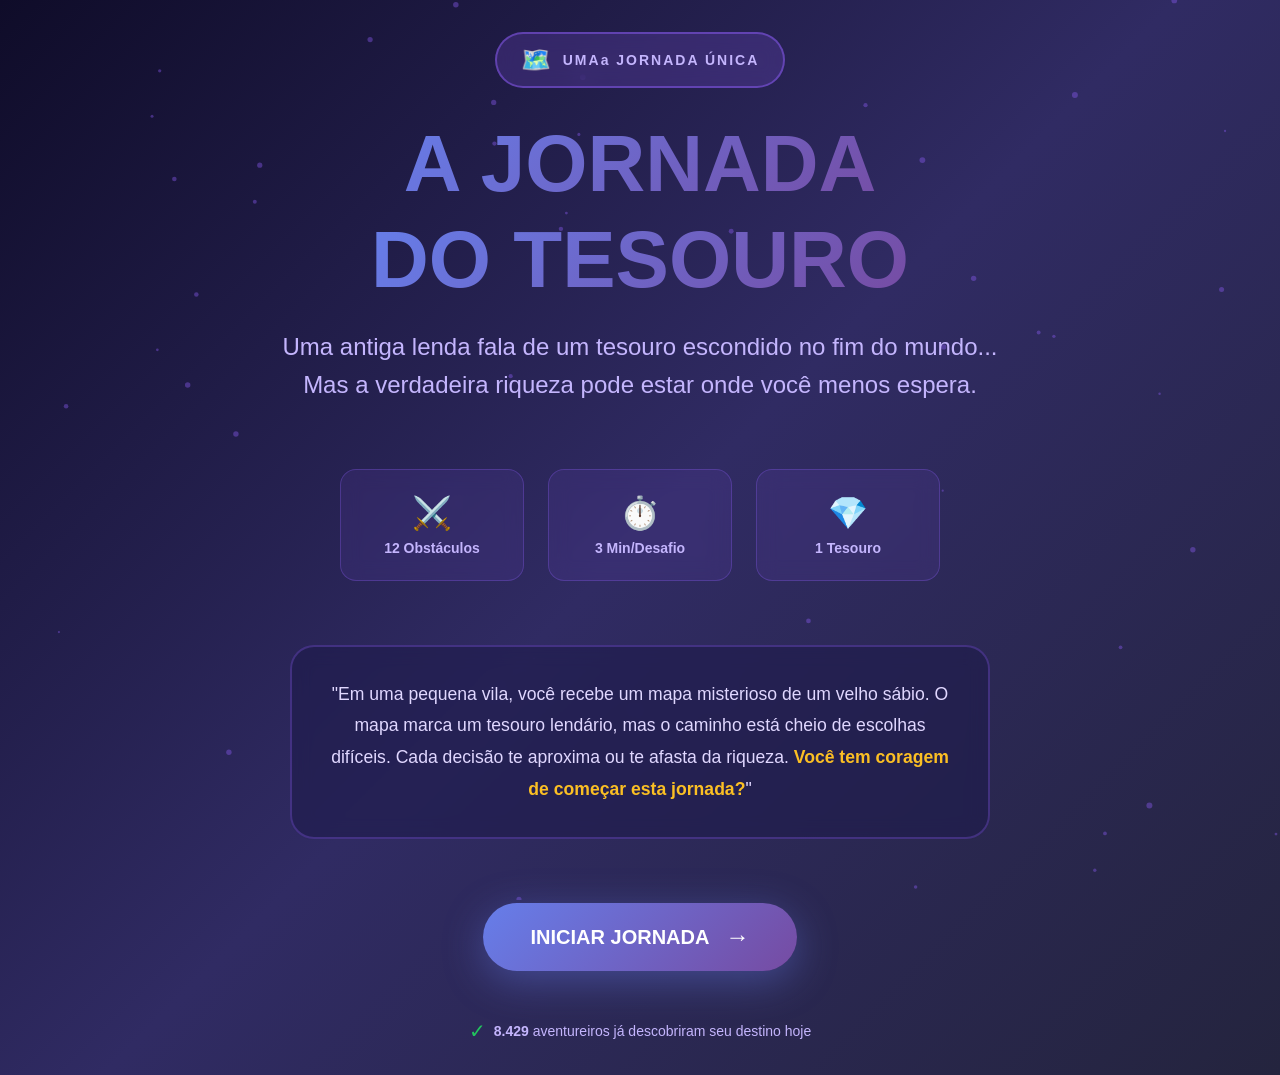
<file: index.html>
<!DOCTYPE html>
<html lang="pt-BR">

<head>
    <meta charset="UTF-8">
    <meta name="viewport" content="width=device-width, initial-scale=1.0">
    <title>A Jornada do Tesouro - Descubra seu Destino</title>
    <link rel="stylesheet" href="style.css">
</head>

<body>
    <!-- Canvas para partículas de fundo -->
    <canvas id="particles"></canvas>

    <!-- LANDING PAGE -->
    <div id="landing-screen" class="screen active">
        <div class="container">
            <div class="hero-content">
                <div class="badge">
                    <span class="badge-icon">🗺️</span>
                    <span class="badge-text">UMAa JORNADA ÚNICA</span>
                </div>

                <h1 class="title">
                    <span class="gradient-text">A JORNADA</span>
                    <span class="gradient-text">DO TESOURO</span>
                </h1>

                <p class="subtitle">
                    Uma antiga lenda fala de um tesouro escondido no fim do mundo...<br/> Mas a verdadeira riqueza pode estar onde você menos espera.
                </p>

                <div class="stats-grid">
                    <div class="stat-card">
                        <div class="stat-icon">⚔️</div>
                        <div class="stat-label">12 Obstáculos</div>
                    </div>
                    <div class="stat-card">
                        <div class="stat-icon">⏱️</div>
                        <div class="stat-label">3 Min/Desafio</div>
                    </div>
                    <div class="stat-card">
                        <div class="stat-icon">💎</div>
                        <div class="stat-label">1 Tesouro</div>
                    </div>
                </div>

                <div class="story-preview">
                    <p>
                        "Em uma pequena vila, você recebe um mapa misterioso de um velho sábio. O mapa marca um tesouro lendário, mas o caminho está cheio de escolhas difíceis. Cada decisão te aproxima ou te afasta da riqueza.
                        <strong>Você tem coragem de começar esta jornada?</strong>"
                    </p>
                </div>

                <button class="cta-button" onclick="startJourney()">
                    <span>INICIAR JORNADA</span>
                    <span class="arrow">→</span>
                </button>

                <div class="social-proof">
                    <span class="checkmark">✓</span>
                    <span><strong>8.429</strong> aventureiros já descobriram seu destino hoje</span>
                </div>
            </div>
        </div>
    </div>

    <!-- JOURNEY SCREEN -->
    <div id="journey-screen" class="screen">
        <div class="container">
            <!-- Hearts Display -->
            <div class="hearts-section">
                <div id="hearts-container" class="hearts-container">
                    <!-- Hearts will be added here by JS -->
                </div>
            </div>

            <!-- Progress Bar -->
            <div class="progress-section">
                <div class="progress-info">
                    <span class="progress-label">OBSTÁCULO <span id="current-obstacle">1</span>/12</span>
                    <span class="progress-percent" id="progress-percent">8%</span>
                </div>
                <div class="progress-bar">
                    <div class="progress-fill" id="progress-fill"></div>
                </div>
            </div>

            <!-- Timer -->
            <div class="timer-section">
                <div class="timer-icon">⏱️</div>
                <div class="timer-display" id="timer">3:00</div>
                <div class="timer-label">tempo restante</div>
            </div>

            <!-- Question Card -->
            <div class="question-card">
                <div class="journey-badge" id="journey-badge">
                    🗺️ INÍCIO DA JORNADA
                </div>

                <div class="question-content">
                    <h2 class="question-title" id="question-title">Carregando...</h2>
                    <p class="question-context" id="question-context"></p>
                </div>

                <div class="options-container" id="options-container">
                    <!-- Options will be inserted here -->
                </div>
            </div>
        </div>
    </div>

    <!-- TEASER SCREEN -->
    <div id="teaser-screen" class="screen">
        <div class="container">
            <div class="teaser-content">
                <div class="badge success-badge">
                    <span class="badge-icon">✓</span>
                    <span class="badge-text">JORNADA COMPLETA!</span>
                </div>

                <h1 class="title">
                    <span class="gradient-text">Você Chegou</span>
                    <span class="gradient-text">ao Fim!</span>
                </h1>

                <p class="subtitle">
                    Sua jornada através dos <strong>12 obstáculos</strong> terminou...<br/> Mas o verdadeiro tesouro ainda é um mistério.
                </p>

                <!-- Blurred Result Preview -->
                <div class="result-preview-wrapper">
                    <div class="blur-overlay">
                        <div class="lock-icon">🔒</div>
                        <div class="lock-title">Resultado Bloqueado</div>
                        <div class="lock-subtitle">Descubra por apenas R$ 10,00</div>
                    </div>

                    <div class="result-preview blurred">
                        <div class="preview-card">
                            <div class="preview-label">Distância do Tesouro</div>
                            <div class="preview-value">??%</div>
                            <div class="preview-sublabel">revelado</div>
                        </div>

                        <div class="preview-card">
                            <div class="preview-label">Sua Classificação</div>
                            <div class="preview-value">????</div>
                            <div class="preview-sublabel">arquétipo revelado</div>
                        </div>

                        <div class="preview-chart">
                            <div class="chart-placeholder">
                                📊 Gráfico de Jornada Completo
                            </div>
                        </div>
                    </div>
                </div>

                <!-- CTA Box -->
                <div class="cta-box">
                    <div class="cta-header">
                        <h3>Desbloqueie o Segredo do Tesouro</h3>
                        <p>Descubra o quão perto você chegou + Análise completa da sua jornada</p>
                    </div>

                    <div class="cta-benefits">
                        <div class="benefit">
                            <span class="benefit-icon">🎯</span>
                            <span>% Exata de Proximidade</span>
                        </div>
                        <div class="benefit">
                            <span class="benefit-icon">📜</span>
                            <span>Análise Detalhada</span>
                        </div>
                        <div class="benefit">
                            <span class="benefit-icon">🏆</span>
                            <span>Certificado Digital</span>
                        </div>
                    </div>

                    <div class="price-section">
                        <div class="price">R$ 10,00</div>
                        <div class="price-label">Pagamento único • Acesso imediato</div>
                    </div>

                    <button class="cta-button" onclick="showPayment()">
                        <span>DESBLOQUEAR AGORA</span>
                        <span class="arrow">→</span>
                    </button>

                    <div class="social-proof">
                        <span class="checkmark">✓</span>
                        <span><strong>6.123</strong> pessoas já descobriram seu destino hoje</span>
                    </div>
                </div>
            </div>
        </div>
    </div>

    <!-- PAYMENT SCREEN -->
    <div id="payment-screen" class="screen">
        <div class="container payment-container">
            <div class="payment-header">
                <h2>Pagamento Seguro</h2>
                <p>Desbloqueie seu resultado em segundos</p>
            </div>

            <div class="payment-card">
                <!-- Payment Method Tabs -->
                <div class="payment-tabs">
                    <button class="payment-tab active" data-method="pix" onclick="switchPaymentMethod('pix')">
                        <div class="tab-icon">⚡</div>
                        <div class="tab-label">PIX</div>
                        <div class="tab-sublabel">Instantâneo</div>
                    </button>
                    <button class="payment-tab" data-method="card" onclick="switchPaymentMethod('card')">
                        <div class="tab-icon">💳</div>
                        <div class="tab-label">Cartão</div>
                        <div class="tab-sublabel">Crédito/Débito</div>
                    </button>
                </div>

                <!-- PIX Payment -->
                <div id="pix-payment" class="payment-method active">
                    <div class="qrcode-container">
                        <div class="qrcode-box">
                            <div class="qrcode-placeholder">
                                <div class="qr-icon">⚡</div>
                                <div class="qr-text">CÓDIGO QR PIX</div>
                                <div class="qr-subtext">Escaneie para pagar R$ 10,00</div>
                            </div>
                        </div>

                        <div class="pix-code-section">
                            <label>Código PIX Copia e Cola:</label>
                            <div class="pix-code">
                                <code id="pix-code-text">00020126580014br.gov.bcb.pix2536example@mercadopago.com...</code>
                                <button class="copy-button" onclick="copyPixCode()">Copiar</button>
                            </div>
                        </div>
                    </div>

                    <div class="payment-status">
                        <div class="status-icon">⏳</div>
                        <div class="status-text">Aguardando pagamento...</div>
                    </div>

                    <button class="demo-button" onclick="simulatePayment()">
                        ✓ Simular Pagamento (DEMO)
                    </button>
                </div>

                <!-- Card Payment -->
                <div id="card-payment" class="payment-method">
                    <form class="card-form" onsubmit="return false;">
                        <div class="form-group">
                            <label>Número do Cartão</label>
                            <input type="text" placeholder="0000 0000 0000 0000" maxlength="19">
                        </div>

                        <div class="form-row">
                            <div class="form-group">
                                <label>Validade</label>
                                <input type="text" placeholder="MM/AA" maxlength="5">
                            </div>
                            <div class="form-group">
                                <label>CVV</label>
                                <input type="text" placeholder="000" maxlength="3">
                            </div>
                        </div>

                        <div class="form-group">
                            <label>Nome no Cartão</label>
                            <input type="text" placeholder="NOME COMPLETO" style="text-transform: uppercase;">
                        </div>

                        <button class="submit-button" onclick="simulatePayment()">
                            Pagar R$ 10,00 →
                        </button>
                    </form>
                </div>

                <!-- Security Badge -->
                <div class="security-badge">
                    <span class="checkmark">✓</span>
                    <span>Pagamento seguro via Mercado Pago • Dados protegidos</span>
                </div>
            </div>

            <button class="back-button" onclick="backToTeaser()">← Voltar</button>
        </div>
    </div>

    <!-- RESULTS SCREEN -->
    <div id="results-screen" class="screen">
        <div class="container">
            <div class="results-content">
                <div class="badge success-badge">
                    <span class="badge-icon">🏆</span>
                    <span class="badge-text">SEU DESTINO REVELADO</span>
                </div>

                <h1 class="title">
                    <span class="gradient-text">O Tesouro</span>
                    <span class="gradient-text">Foi Revelado!</span>
                </h1>

                <!-- Main Result Card -->
                <div class="main-result-card">
                    <div class="result-icon">💎</div>
                    <div class="result-title">Você chegou a</div>
                    <div class="result-score" id="final-score">85%</div>
                    <div class="result-subtitle">de distância do tesouro</div>
                </div>

                <!-- Journey Map -->
                <div class="journey-map">
                    <h3>📜 Mapa da Sua Jornada</h3>
                    <div class="journey-path" id="journey-path">
                        <!-- Will be filled with journey steps -->
                    </div>
                </div>

                <!-- Archetype Card -->
                <div class="archetype-card">
                    <h3>🎭 Seu Arquétipo de Aventureiro</h3>
                    <div class="archetype-content">
                        <div class="archetype-title" id="archetype-title">O Sábio Cauteloso</div>
                        <div class="archetype-description" id="archetype-description">
                            Você valoriza sabedoria sobre riqueza material. Suas escolhas mostram equilíbrio entre coragem e prudência.
                        </div>
                    </div>
                </div>

                <!-- Insights -->
                <div class="insights-section">
                    <h3>💡 Análise Detalhada</h3>
                    <div class="insights-grid" id="insights-grid">
                        <!-- Will be filled dynamically -->
                    </div>
                </div>

                <!-- CTA -->
                <div class="final-cta">
                    <p class="cta-text">🎯 Quer tentar chegar mais perto do tesouro?</p>
                    <button class="cta-button" onclick="resetJourney()">
                        <span>NOVA JORNADA</span>
                        <span class="arrow">→</span>
                    </button>
                    <p class="email-note">💾 Seu certificado será enviado por email em até 5 minutos</p>
                </div>
            </div>
        </div>
    </div>

    <script src="questions.js"></script>
    <script src="script.js"></script>
</body>

</html>
</file>
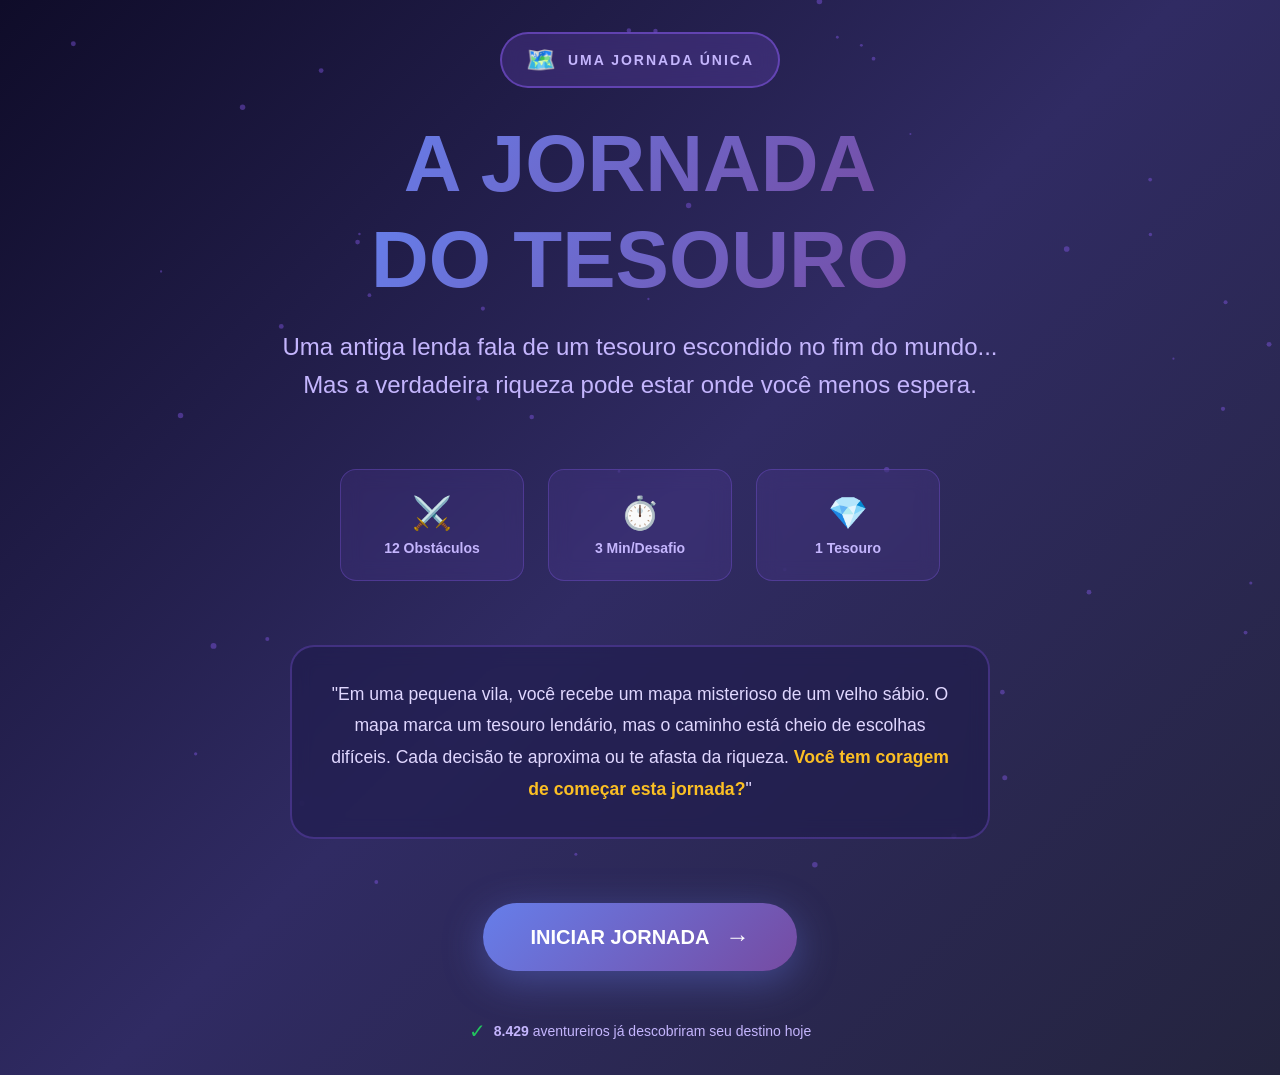
<file: 1.html>
<!DOCTYPE html>
<html lang="pt-BR">

<head>
    <meta charset="UTF-8">
    <meta name="viewport" content="width=device-width, initial-scale=1.0">
    <title>A Jornada do Tesouro - Descubra seu Destino</title>
    <link rel="stylesheet" href="style.css">
</head>

<body>
    <!-- Canvas para partículas de fundo -->
    <canvas id="particles"></canvas>

    <!-- LANDING PAGE -->
    <div id="landing-screen" class="screen active">
        <div class="container">
            <div class="hero-content">
                <div class="badge">
                    <span class="badge-icon">🗺️</span>
                    <span class="badge-text">UMA JORNADA ÚNICA</span>
                </div>

                <h1 class="title">
                    <span class="gradient-text">A JORNADA</span>
                    <span class="gradient-text">DO TESOURO</span>
                </h1>

                <p class="subtitle">
                    Uma antiga lenda fala de um tesouro escondido no fim do mundo...<br/> Mas a verdadeira riqueza pode estar onde você menos espera.
                </p>

                <div class="stats-grid">
                    <div class="stat-card">
                        <div class="stat-icon">⚔️</div>
                        <div class="stat-label">12 Obstáculos</div>
                    </div>
                    <div class="stat-card">
                        <div class="stat-icon">⏱️</div>
                        <div class="stat-label">3 Min/Desafio</div>
                    </div>
                    <div class="stat-card">
                        <div class="stat-icon">💎</div>
                        <div class="stat-label">1 Tesouro</div>
                    </div>
                </div>

                <div class="story-preview">
                    <p>
                        "Em uma pequena vila, você recebe um mapa misterioso de um velho sábio. O mapa marca um tesouro lendário, mas o caminho está cheio de escolhas difíceis. Cada decisão te aproxima ou te afasta da riqueza.
                        <strong>Você tem coragem de começar esta jornada?</strong>"
                    </p>
                </div>

                <button class="cta-button" onclick="startJourney()">
                    <span>INICIAR JORNADA</span>
                    <span class="arrow">→</span>
                </button>

                <div class="social-proof">
                    <span class="checkmark">✓</span>
                    <span><strong>8.429</strong> aventureiros já descobriram seu destino hoje</span>
                </div>
            </div>
        </div>
    </div>

    <!-- JOURNEY SCREEN -->
    <div id="journey-screen" class="screen">
        <div class="container">
            <!-- Hearts Display -->
            <div class="hearts-section">
                <div id="hearts-container" class="hearts-container">
                    <!-- Hearts will be added here by JS -->
                </div>
            </div>

            <!-- Progress Bar -->
            <div class="progress-section">
                <div class="progress-info">
                    <span class="progress-label">OBSTÁCULO <span id="current-obstacle">1</span>/12</span>
                    <span class="progress-percent" id="progress-percent">8%</span>
                </div>
                <div class="progress-bar">
                    <div class="progress-fill" id="progress-fill"></div>
                </div>
            </div>

            <!-- Timer -->
            <div class="timer-section">
                <div class="timer-icon">⏱️</div>
                <div class="timer-display" id="timer">3:00</div>
                <div class="timer-label">tempo restante</div>
            </div>

            <!-- Question Card -->
            <div class="question-card">
                <div class="journey-badge" id="journey-badge">
                    🗺️ INÍCIO DA JORNADA
                </div>

                <div class="question-content">
                    <h2 class="question-title" id="question-title">Carregando...</h2>
                    <p class="question-context" id="question-context"></p>
                </div>

                <div class="options-container" id="options-container">
                    <!-- Options will be inserted here -->
                </div>
            </div>
        </div>
    </div>

    <!-- TEASER SCREEN -->
    <div id="teaser-screen" class="screen">
        <div class="container">
            <div class="teaser-content">
                <div class="badge success-badge">
                    <span class="badge-icon">✓</span>
                    <span class="badge-text">JORNADA COMPLETA!</span>
                </div>

                <h1 class="title">
                    <span class="gradient-text">Você Chegou</span>
                    <span class="gradient-text">ao Fim!</span>
                </h1>

                <p class="subtitle">
                    Sua jornada através dos <strong>12 obstáculos</strong> terminou...<br/> Mas o verdadeiro tesouro ainda é um mistério.
                </p>

                <!-- Blurred Result Preview -->
                <div class="result-preview-wrapper">
                    <div class="blur-overlay">
                        <div class="lock-icon">🔒</div>
                        <div class="lock-title">Resultado Bloqueado</div>
                        <div class="lock-subtitle">Descubra por apenas R$ 10,00</div>
                    </div>

                    <div class="result-preview blurred">
                        <div class="preview-card">
                            <div class="preview-label">Distância do Tesouro</div>
                            <div class="preview-value">??%</div>
                            <div class="preview-sublabel">revelado</div>
                        </div>

                        <div class="preview-card">
                            <div class="preview-label">Sua Classificação</div>
                            <div class="preview-value">????</div>
                            <div class="preview-sublabel">arquétipo revelado</div>
                        </div>

                        <div class="preview-chart">
                            <div class="chart-placeholder">
                                📊 Gráfico de Jornada Completo
                            </div>
                        </div>
                    </div>
                </div>

                <!-- CTA Box -->
                <div class="cta-box">
                    <div class="cta-header">
                        <h3>Desbloqueie o Segredo do Tesouro</h3>
                        <p>Descubra o quão perto você chegou + Análise completa da sua jornada</p>
                    </div>

                    <div class="cta-benefits">
                        <div class="benefit">
                            <span class="benefit-icon">🎯</span>
                            <span>% Exata de Proximidade</span>
                        </div>
                        <div class="benefit">
                            <span class="benefit-icon">📜</span>
                            <span>Análise Detalhada</span>
                        </div>
                        <div class="benefit">
                            <span class="benefit-icon">🏆</span>
                            <span>Certificado Digital</span>
                        </div>
                    </div>

                    <div class="price-section">
                        <div class="price">R$ 10,00</div>
                        <div class="price-label">Pagamento único • Acesso imediato</div>
                    </div>

                    <button class="cta-button" onclick="showPayment()">
                        <span>DESBLOQUEAR AGORA</span>
                        <span class="arrow">→</span>
                    </button>

                    <div class="social-proof">
                        <span class="checkmark">✓</span>
                        <span><strong>6.123</strong> pessoas já descobriram seu destino hoje</span>
                    </div>
                </div>
            </div>
        </div>
    </div>

    <!-- PAYMENT SCREEN -->
    <div id="payment-screen" class="screen">
        <div class="container payment-container">
            <div class="payment-header">
                <h2>Pagamento Seguro</h2>
                <p>Desbloqueie seu resultado em segundos</p>
            </div>

            <div class="payment-card">
                <!-- Payment Method Tabs -->
                <div class="payment-tabs">
                    <button class="payment-tab active" data-method="pix" onclick="switchPaymentMethod('pix')">
                        <div class="tab-icon">⚡</div>
                        <div class="tab-label">PIX</div>
                        <div class="tab-sublabel">Instantâneo</div>
                    </button>
                    <button class="payment-tab" data-method="card" onclick="switchPaymentMethod('card')">
                        <div class="tab-icon">💳</div>
                        <div class="tab-label">Cartão</div>
                        <div class="tab-sublabel">Crédito/Débito</div>
                    </button>
                </div>

                <!-- PIX Payment -->
                <div id="pix-payment" class="payment-method active">
                    <div class="qrcode-container">
                        <div class="qrcode-box">
                            <div class="qrcode-placeholder">
                                <div class="qr-icon">⚡</div>
                                <div class="qr-text">CÓDIGO QR PIX</div>
                                <div class="qr-subtext">Escaneie para pagar R$ 10,00</div>
                            </div>
                        </div>

                        <div class="pix-code-section">
                            <label>Código PIX Copia e Cola:</label>
                            <div class="pix-code">
                                <code id="pix-code-text">00020126580014br.gov.bcb.pix2536example@mercadopago.com...</code>
                                <button class="copy-button" onclick="copyPixCode()">Copiar</button>
                            </div>
                        </div>
                    </div>

                    <div class="payment-status">
                        <div class="status-icon">⏳</div>
                        <div class="status-text">Aguardando pagamento...</div>
                    </div>

                    <button class="demo-button" onclick="simulatePayment()">
                        ✓ Simular Pagamento (DEMO)
                    </button>
                </div>

                <!-- Card Payment -->
                <div id="card-payment" class="payment-method">
                    <form class="card-form" onsubmit="return false;">
                        <div class="form-group">
                            <label>Número do Cartão</label>
                            <input type="text" placeholder="0000 0000 0000 0000" maxlength="19">
                        </div>

                        <div class="form-row">
                            <div class="form-group">
                                <label>Validade</label>
                                <input type="text" placeholder="MM/AA" maxlength="5">
                            </div>
                            <div class="form-group">
                                <label>CVV</label>
                                <input type="text" placeholder="000" maxlength="3">
                            </div>
                        </div>

                        <div class="form-group">
                            <label>Nome no Cartão</label>
                            <input type="text" placeholder="NOME COMPLETO" style="text-transform: uppercase;">
                        </div>

                        <button class="submit-button" onclick="simulatePayment()">
                            Pagar R$ 10,00 →
                        </button>
                    </form>
                </div>

                <!-- Security Badge -->
                <div class="security-badge">
                    <span class="checkmark">✓</span>
                    <span>Pagamento seguro via Mercado Pago • Dados protegidos</span>
                </div>
            </div>

            <button class="back-button" onclick="backToTeaser()">← Voltar</button>
        </div>
    </div>

    <!-- RESULTS SCREEN -->
    <div id="results-screen" class="screen">
        <div class="container">
            <div class="results-content">
                <div class="badge success-badge">
                    <span class="badge-icon">🏆</span>
                    <span class="badge-text">SEU DESTINO REVELADO</span>
                </div>

                <h1 class="title">
                    <span class="gradient-text">O Tesouro</span>
                    <span class="gradient-text">Foi Revelado!</span>
                </h1>

                <!-- Main Result Card -->
                <div class="main-result-card">
                    <div class="result-icon">💎</div>
                    <div class="result-title">Você chegou a</div>
                    <div class="result-score" id="final-score">85%</div>
                    <div class="result-subtitle">de distância do tesouro</div>
                </div>

                <!-- Journey Map -->
                <div class="journey-map">
                    <h3>📜 Mapa da Sua Jornada</h3>
                    <div class="journey-path" id="journey-path">
                        <!-- Will be filled with journey steps -->
                    </div>
                </div>

                <!-- Archetype Card -->
                <div class="archetype-card">
                    <h3>🎭 Seu Arquétipo de Aventureiro</h3>
                    <div class="archetype-content">
                        <div class="archetype-title" id="archetype-title">O Sábio Cauteloso</div>
                        <div class="archetype-description" id="archetype-description">
                            Você valoriza sabedoria sobre riqueza material. Suas escolhas mostram equilíbrio entre coragem e prudência.
                        </div>
                    </div>
                </div>

                <!-- Insights -->
                <div class="insights-section">
                    <h3>💡 Análise Detalhada</h3>
                    <div class="insights-grid" id="insights-grid">
                        <!-- Will be filled dynamically -->
                    </div>
                </div>

                <!-- CTA -->
                <div class="final-cta">
                    <p class="cta-text">🎯 Quer tentar chegar mais perto do tesouro?</p>
                    <button class="cta-button" onclick="resetJourney()">
                        <span>NOVA JORNADA</span>
                        <span class="arrow">→</span>
                    </button>
                    <p class="email-note">💾 Seu certificado será enviado por email em até 5 minutos</p>
                </div>
            </div>
        </div>
    </div>

    <script src="questions.js"></script>
    <script src="script.js"></script>
</body>

</html>
</file>
<file: style.css>
/* ===== RESET & BASE ===== */

* {
    margin: 0;
    padding: 0;
    box-sizing: border-box;
}

body {
    font-family: -apple-system, BlinkMacSystemFont, 'Segoe UI', Roboto, 'Helvetica Neue', Arial, sans-serif;
    background: linear-gradient(135deg, #0f0c29, #302b63, #24243e);
    color: #ffffff;
    overflow-x: hidden;
    min-height: 100vh;
}


/* ===== PARTICLES BACKGROUND ===== */

#particles {
    position: fixed;
    top: 0;
    left: 0;
    width: 100%;
    height: 100%;
    z-index: 0;
    pointer-events: none;
}


/* ===== SCREEN MANAGEMENT ===== */

.screen {
    display: none;
    min-height: 100vh;
    padding: 2rem 1rem;
    position: relative;
    z-index: 1;
}

.screen.active {
    display: block;
    animation: fadeIn 0.6s ease-out;
}

@keyframes fadeIn {
    from {
        opacity: 0;
        transform: translateY(20px);
    }
    to {
        opacity: 1;
        transform: translateY(0);
    }
}

.container {
    max-width: 1200px;
    margin: 0 auto;
    padding: 0 1rem;
}


/* ===== TYPOGRAPHY ===== */

.title {
    font-size: clamp(3rem, 8vw, 5rem);
    font-weight: 900;
    line-height: 1.1;
    text-align: center;
    margin-bottom: 1.5rem;
    display: flex;
    flex-direction: column;
    gap: 0.5rem;
}

.gradient-text {
    background: linear-gradient(135deg, #667eea 0%, #764ba2 50%, #f093fb 100%);
    background-size: 200% 200%;
    -webkit-background-clip: text;
    background-clip: text;
    -webkit-text-fill-color: transparent;
    animation: gradientShift 4s ease infinite;
}

@keyframes gradientShift {
    0%,
    100% {
        background-position: 0% 50%;
    }
    50% {
        background-position: 100% 50%;
    }
}

.subtitle {
    text-align: center;
    font-size: clamp(1.1rem, 2.5vw, 1.5rem);
    color: #c4b5fd;
    font-weight: 300;
    line-height: 1.6;
    margin-bottom: 2rem;
}


/* ===== BADGE COMPONENT ===== */

.badge {
    display: inline-flex;
    align-items: center;
    gap: 0.75rem;
    background: rgba(139, 92, 246, 0.2);
    border: 2px solid rgba(139, 92, 246, 0.5);
    padding: 0.75rem 1.5rem;
    border-radius: 50px;
    backdrop-filter: blur(10px);
    margin-bottom: 2rem;
    animation: pulse 2s ease-in-out infinite;
}

@keyframes pulse {
    0%,
    100% {
        box-shadow: 0 0 20px rgba(139, 92, 246, 0.3);
    }
    50% {
        box-shadow: 0 0 30px rgba(139, 92, 246, 0.6);
    }
}

.badge-icon {
    font-size: 1.5rem;
}

.badge-text {
    font-size: 0.875rem;
    font-weight: 700;
    letter-spacing: 2px;
    color: #c4b5fd;
}

.success-badge {
    background: rgba(34, 197, 94, 0.2);
    border-color: rgba(34, 197, 94, 0.5);
}


/* ===== HERO CONTENT ===== */

.hero-content {
    display: flex;
    flex-direction: column;
    align-items: center;
    justify-content: center;
    min-height: 80vh;
    text-align: center;
}


/* ===== STATS GRID ===== */

.stats-grid {
    display: grid;
    grid-template-columns: repeat(auto-fit, minmax(150px, 1fr));
    gap: 1.5rem;
    margin: 2rem 0;
    max-width: 600px;
    width: 100%;
}

.stat-card {
    background: rgba(139, 92, 246, 0.1);
    border: 1px solid rgba(139, 92, 246, 0.3);
    border-radius: 1rem;
    padding: 1.5rem 1rem;
    backdrop-filter: blur(10px);
    transition: all 0.3s ease;
}

.stat-card:hover {
    transform: translateY(-5px);
    border-color: rgba(139, 92, 246, 0.6);
    box-shadow: 0 10px 30px rgba(139, 92, 246, 0.3);
}

.stat-icon {
    font-size: 2rem;
    margin-bottom: 0.5rem;
}

.stat-label {
    font-size: 0.875rem;
    color: #c4b5fd;
    font-weight: 600;
}


/* ===== STORY PREVIEW ===== */

.story-preview {
    background: rgba(30, 27, 75, 0.6);
    border: 2px solid rgba(139, 92, 246, 0.3);
    border-radius: 1.5rem;
    padding: 2rem;
    margin: 2rem 0;
    max-width: 700px;
    backdrop-filter: blur(10px);
    line-height: 1.8;
    font-size: 1.1rem;
    color: #e0d7ff;
}

.story-preview strong {
    color: #fbbf24;
}


/* ===== CTA BUTTON ===== */

.cta-button {
    position: relative;
    display: inline-flex;
    align-items: center;
    gap: 1rem;
    background: linear-gradient(135deg, #667eea, #764ba2);
    color: white;
    font-size: clamp(1rem, 2vw, 1.25rem);
    font-weight: 700;
    padding: 1.25rem 3rem;
    border: none;
    border-radius: 50px;
    cursor: pointer;
    transition: all 0.3s ease;
    box-shadow: 0 10px 40px rgba(102, 126, 234, 0.4);
    margin: 2rem 0;
    overflow: hidden;
}

.cta-button::before {
    content: '';
    position: absolute;
    inset: 0;
    background: linear-gradient(135deg, #06b6d4, #8b5cf6);
    opacity: 0;
    transition: opacity 0.3s ease;
    border-radius: 50px;
}

.cta-button:hover::before {
    opacity: 1;
}

.cta-button:hover {
    transform: scale(1.05);
    box-shadow: 0 15px 50px rgba(139, 92, 246, 0.6);
}

.cta-button span {
    position: relative;
    z-index: 1;
}

.arrow {
    font-size: 1.5rem;
    transition: transform 0.3s ease;
}

.cta-button:hover .arrow {
    transform: translateX(5px);
}


/* ===== SOCIAL PROOF ===== */

.social-proof {
    display: flex;
    align-items: center;
    gap: 0.5rem;
    font-size: 0.875rem;
    color: #c4b5fd;
    margin-top: 1rem;
}

.checkmark {
    color: #22c55e;
    font-size: 1.25rem;
}


/* ===== PROGRESS SECTION ===== */

.progress-section {
    margin-bottom: 2rem;
}

.progress-info {
    display: flex;
    justify-content: space-between;
    align-items: center;
    margin-bottom: 0.75rem;
}

.progress-label {
    font-size: 0.875rem;
    font-weight: 700;
    color: #c4b5fd;
    letter-spacing: 1px;
}

.progress-percent {
    font-size: 0.875rem;
    color: #c4b5fd;
}

.progress-bar {
    width: 100%;
    height: 12px;
    background: rgba(30, 27, 75, 0.8);
    border: 2px solid rgba(139, 92, 246, 0.3);
    border-radius: 50px;
    overflow: hidden;
}

.progress-fill {
    height: 100%;
    background: linear-gradient(90deg, #06b6d4, #8b5cf6, #ec4899);
    background-size: 200% 100%;
    border-radius: 50px;
    transition: width 0.5s ease;
    animation: progressGlow 3s ease infinite;
}

@keyframes progressGlow {
    0%,
    100% {
        background-position: 0% 50%;
    }
    50% {
        background-position: 100% 50%;
    }
}


/* ===== TIMER SECTION ===== */

.timer-section {
    text-align: center;
    margin: 2rem 0;
}

.timer-icon {
    font-size: 2rem;
    margin-bottom: 0.5rem;
}

.timer-display {
    font-size: 3rem;
    font-weight: 900;
    color: #fbbf24;
    text-shadow: 0 0 20px rgba(251, 191, 36, 0.5);
    margin-bottom: 0.25rem;
}

.timer-display.warning {
    color: #ef4444;
    animation: timerBlink 1s ease-in-out infinite;
}

@keyframes timerBlink {
    0%,
    100% {
        opacity: 1;
    }
    50% {
        opacity: 0.5;
    }
}

.timer-label {
    font-size: 0.875rem;
    color: #c4b5fd;
    text-transform: uppercase;
    letter-spacing: 2px;
}


/* ===== QUESTION CARD ===== */

.question-card {
    background: rgba(30, 27, 75, 0.6);
    border: 2px solid rgba(139, 92, 246, 0.3);
    border-radius: 2rem;
    padding: 2.5rem;
    backdrop-filter: blur(10px);
    box-shadow: 0 20px 60px rgba(0, 0, 0, 0.3);
    margin-bottom: 2rem;
}

.journey-badge {
    display: inline-block;
    background: rgba(139, 92, 246, 0.2);
    border: 1px solid rgba(139, 92, 246, 0.5);
    padding: 0.5rem 1rem;
    border-radius: 50px;
    font-size: 0.75rem;
    font-weight: 700;
    color: #c4b5fd;
    letter-spacing: 1px;
    margin-bottom: 1.5rem;
}

.question-content {
    margin-bottom: 2rem;
}

.question-title {
    font-size: clamp(1.5rem, 3vw, 2rem);
    font-weight: 700;
    line-height: 1.4;
    margin-bottom: 1rem;
    color: #ffffff;
}

.question-context {
    font-size: 1.1rem;
    line-height: 1.8;
    color: #d8b4fe;
    font-style: italic;
}


/* ===== OPTIONS ===== */

.options-container {
    display: flex;
    flex-direction: column;
    gap: 1rem;
}

.option-button {
    width: 100%;
    text-align: left;
    background: rgba(51, 48, 105, 0.5);
    border: 2px solid rgba(139, 92, 246, 0.3);
    border-radius: 1rem;
    padding: 1.5rem;
    color: white;
    font-size: 1.1rem;
    cursor: pointer;
    transition: all 0.3s ease;
    position: relative;
    overflow: hidden;
}

.option-button::before {
    content: '';
    position: absolute;
    inset: 0;
    background: linear-gradient(135deg, rgba(102, 126, 234, 0.3), rgba(118, 75, 162, 0.3));
    opacity: 0;
    transition: opacity 0.3s ease;
}

.option-button:hover:not(:disabled) {
    border-color: rgba(139, 92, 246, 0.8);
    transform: translateX(5px);
    box-shadow: 0 5px 20px rgba(139, 92, 246, 0.4);
}

.option-button:hover:not(:disabled)::before {
    opacity: 1;
}

.option-button.selected {
    background: linear-gradient(135deg, #667eea, #764ba2);
    border-color: #ec4899;
    transform: scale(1.02);
    box-shadow: 0 10px 30px rgba(236, 72, 153, 0.5);
}

.option-button:disabled {
    cursor: not-allowed;
    opacity: 0.6;
}

.option-content {
    display: flex;
    align-items: center;
    gap: 1rem;
    position: relative;
    z-index: 1;
}

.option-letter {
    width: 40px;
    height: 40px;
    background: rgba(139, 92, 246, 0.3);
    border: 2px solid rgba(139, 92, 246, 0.5);
    border-radius: 50%;
    display: flex;
    align-items: center;
    justify-content: center;
    font-weight: 700;
    flex-shrink: 0;
}

.option-button.selected .option-letter {
    background: white;
    color: #764ba2;
    border-color: white;
}

.option-text {
    flex: 1;
    line-height: 1.5;
}


/* ===== TEASER SCREEN ===== */

.teaser-content {
    max-width: 900px;
    margin: 0 auto;
    text-align: center;
}

.result-preview-wrapper {
    position: relative;
    margin: 3rem 0;
}

.blur-overlay {
    position: absolute;
    inset: 0;
    background: rgba(15, 12, 41, 0.8);
    backdrop-filter: blur(15px);
    border-radius: 2rem;
    z-index: 10;
    display: flex;
    flex-direction: column;
    align-items: center;
    justify-content: center;
    gap: 1rem;
}

.lock-icon {
    font-size: 4rem;
}

.lock-title {
    font-size: 2rem;
    font-weight: 700;
}

.lock-subtitle {
    font-size: 1.25rem;
    color: #c4b5fd;
}

.result-preview {
    background: rgba(30, 27, 75, 0.6);
    border: 2px solid rgba(139, 92, 246, 0.3);
    border-radius: 2rem;
    padding: 2.5rem;
}

.result-preview.blurred {
    filter: blur(8px);
    user-select: none;
}

.preview-card {
    background: rgba(139, 92, 246, 0.1);
    border: 1px solid rgba(139, 92, 246, 0.3);
    border-radius: 1rem;
    padding: 2rem;
    margin-bottom: 1rem;
}

.preview-label {
    font-size: 0.875rem;
    color: #c4b5fd;
    margin-bottom: 0.5rem;
}

.preview-value {
    font-size: 3rem;
    font-weight: 900;
}

.preview-sublabel {
    font-size: 0.875rem;
    color: #c4b5fd;
    margin-top: 0.5rem;
}

.preview-chart {
    background: rgba(139, 92, 246, 0.05);
    border-radius: 1rem;
    padding: 3rem;
    margin-top: 1rem;
}

.chart-placeholder {
    color: #c4b5fd;
    font-size: 1.25rem;
}


/* ===== CTA BOX ===== */

.cta-box {
    background: linear-gradient(135deg, #667eea, #764ba2);
    border: 2px solid rgba(139, 92, 246, 0.5);
    border-radius: 2rem;
    padding: 2.5rem;
    box-shadow: 0 20px 60px rgba(102, 126, 234, 0.4);
}

.cta-header h3 {
    font-size: 2rem;
    margin-bottom: 0.5rem;
}

.cta-header p {
    color: rgba(255, 255, 255, 0.9);
    margin-bottom: 2rem;
}

.cta-benefits {
    display: grid;
    grid-template-columns: repeat(auto-fit, minmax(150px, 1fr));
    gap: 1rem;
    margin-bottom: 2rem;
}

.benefit {
    display: flex;
    flex-direction: column;
    align-items: center;
    gap: 0.5rem;
    font-size: 0.875rem;
}

.benefit-icon {
    font-size: 2rem;
}

.price-section {
    margin: 2rem 0;
}

.price {
    font-size: 3rem;
    font-weight: 900;
    margin-bottom: 0.5rem;
}

.price-label {
    font-size: 0.875rem;
    color: rgba(255, 255, 255, 0.8);
}


/* ===== PAYMENT SCREEN ===== */

.payment-container {
    max-width: 600px;
}

.payment-header {
    text-align: center;
    margin-bottom: 2rem;
}

.payment-header h2 {
    font-size: 2.5rem;
    margin-bottom: 0.5rem;
}

.payment-header p {
    color: #c4b5fd;
}

.payment-card {
    background: rgba(30, 27, 75, 0.6);
    border: 2px solid rgba(139, 92, 246, 0.3);
    border-radius: 2rem;
    padding: 2rem;
    backdrop-filter: blur(10px);
}

.payment-tabs {
    display: grid;
    grid-template-columns: 1fr 1fr;
    gap: 1rem;
    margin-bottom: 2rem;
}

.payment-tab {
    background: rgba(51, 48, 105, 0.5);
    border: 2px solid rgba(139, 92, 246, 0.3);
    border-radius: 1rem;
    padding: 1rem;
    color: white;
    cursor: pointer;
    transition: all 0.3s ease;
    text-align: center;
}

.payment-tab:hover {
    border-color: rgba(139, 92, 246, 0.6);
}

.payment-tab.active {
    background: linear-gradient(135deg, #667eea, #764ba2);
    border-color: rgba(139, 92, 246, 0.8);
}

.tab-icon {
    font-size: 2rem;
    margin-bottom: 0.5rem;
}

.tab-label {
    font-weight: 700;
    margin-bottom: 0.25rem;
}

.tab-sublabel {
    font-size: 0.75rem;
    color: #c4b5fd;
}

.payment-method {
    display: none;
}

.payment-method.active {
    display: block;
    animation: fadeIn 0.3s ease;
}


/* ===== QR CODE ===== */

.qrcode-container {
    text-align: center;
}

.qrcode-box {
    background: white;
    border-radius: 1rem;
    padding: 2rem;
    margin: 0 auto 1.5rem;
    max-width: 300px;
}

.qrcode-placeholder {
    aspect-ratio: 1;
    background: linear-gradient(135deg, #f3e8ff, #ddd6fe);
    border-radius: 0.5rem;
    display: flex;
    flex-direction: column;
    align-items: center;
    justify-content: center;
    gap: 0.5rem;
}

.qr-icon {
    font-size: 4rem;
}

.qr-text {
    font-size: 1rem;
    font-weight: 700;
    color: #6b21a8;
}

.qr-subtext {
    font-size: 0.75rem;
    color: #7c3aed;
}

.pix-code-section {
    margin-top: 1.5rem;
}

.pix-code-section label {
    display: block;
    font-size: 0.875rem;
    color: #c4b5fd;
    margin-bottom: 0.5rem;
}

.pix-code {
    display: flex;
    gap: 0.5rem;
    background: rgba(51, 48, 105, 0.5);
    border: 1px solid rgba(139, 92, 246, 0.3);
    border-radius: 0.5rem;
    padding: 0.75rem;
}

.pix-code code {
    flex: 1;
    font-size: 0.75rem;
    color: #e0d7ff;
    word-break: break-all;
}

.copy-button {
    background: #8b5cf6;
    border: none;
    border-radius: 0.25rem;
    padding: 0.5rem 1rem;
    color: white;
    font-size: 0.75rem;
    font-weight: 700;
    cursor: pointer;
    transition: all 0.3s ease;
}

.copy-button:hover {
    background: #7c3aed;
}

.payment-status {
    text-align: center;
    margin: 2rem 0;
}

.status-icon {
    font-size: 2rem;
    margin-bottom: 0.5rem;
}

.status-text {
    color: #c4b5fd;
}

.demo-button,
.submit-button {
    width: 100%;
    background: #22c55e;
    border: none;
    border-radius: 50px;
    padding: 1rem 2rem;
    color: white;
    font-size: 1rem;
    font-weight: 700;
    cursor: pointer;
    transition: all 0.3s ease;
    margin-top: 1rem;
}

.demo-button:hover,
.submit-button:hover {
    background: #16a34a;
    transform: scale(1.02);
}


/* ===== CARD FORM ===== */

.card-form {
    display: flex;
    flex-direction: column;
    gap: 1rem;
}

.form-group {
    display: flex;
    flex-direction: column;
    gap: 0.5rem;
}

.form-group label {
    font-size: 0.875rem;
    font-weight: 700;
    color: #c4b5fd;
}

.form-group input {
    background: rgba(51, 48, 105, 0.5);
    border: 2px solid rgba(139, 92, 246, 0.3);
    border-radius: 0.75rem;
    padding: 1rem;
    color: white;
    font-size: 1rem;
    transition: all 0.3s ease;
}

.form-group input:focus {
    outline: none;
    border-color: rgba(139, 92, 246, 0.8);
    box-shadow: 0 0 20px rgba(139, 92, 246, 0.3);
}

.form-group input::placeholder {
    color: rgba(196, 181, 253, 0.5);
}

.form-row {
    display: grid;
    grid-template-columns: 1fr 1fr;
    gap: 1rem;
}

.security-badge {
    margin-top: 1.5rem;
    padding-top: 1.5rem;
    border-top: 1px solid rgba(139, 92, 246, 0.2);
    display: flex;
    align-items: center;
    justify-content: center;
    gap: 0.5rem;
    font-size: 0.75rem;
    color: #c4b5fd;
}

.back-button {
    background: none;
    border: none;
    color: #8b5cf6;
    font-size: 0.875rem;
    cursor: pointer;
    margin-top: 1rem;
    padding: 0.5rem;
    transition: all 0.3s ease;
}

.back-button:hover {
    color: #7c3aed;
}


/* ===== RESULTS SCREEN ===== */

.results-content {
    max-width: 900px;
    margin: 0 auto;
}

.main-result-card {
    background: linear-gradient(135deg, #667eea, #764ba2);
    border: 2px solid rgba(139, 92, 246, 0.5);
    border-radius: 2rem;
    padding: 3rem;
    text-align: center;
    box-shadow: 0 20px 60px rgba(102, 126, 234, 0.4);
    margin: 2rem 0;
}

.result-icon {
    font-size: 4rem;
    margin-bottom: 1rem;
}

.result-title {
    font-size: 1.25rem;
    margin-bottom: 0.5rem;
    color: rgba(255, 255, 255, 0.9);
}

.result-score {
    font-size: 5rem;
    font-weight: 900;
    color: #fbbf24;
    text-shadow: 0 0 40px rgba(251, 191, 36, 0.6);
    margin: 1rem 0;
}

.result-subtitle {
    font-size: 1.1rem;
    color: rgba(255, 255, 255, 0.9);
}

.journey-map,
.archetype-card,
.insights-section {
    background: rgba(30, 27, 75, 0.6);
    border: 2px solid rgba(139, 92, 246, 0.3);
    border-radius: 2rem;
    padding: 2rem;
    backdrop-filter: blur(10px);
    margin: 2rem 0;
}

.journey-map h3,
.archetype-card h3,
.insights-section h3 {
    font-size: 1.5rem;
    margin-bottom: 1.5rem;
}

.journey-path {
    display: flex;
    flex-direction: column;
    gap: 1rem;
}

.journey-step {
    background: rgba(139, 92, 246, 0.1);
    border: 1px solid rgba(139, 92, 246, 0.3);
    border-radius: 1rem;
    padding: 1rem;
    display: flex;
    align-items: center;
    gap: 1rem;
}

.step-number {
    width: 40px;
    height: 40px;
    background: rgba(139, 92, 246, 0.3);
    border-radius: 50%;
    display: flex;
    align-items: center;
    justify-content: center;
    font-weight: 700;
    flex-shrink: 0;
}

.step-content {
    flex: 1;
}

.step-title {
    font-weight: 700;
    margin-bottom: 0.25rem;
}

.step-result {
    font-size: 0.875rem;
    color: #c4b5fd;
}

.archetype-content {
    text-align: center;
}

.archetype-title {
    font-size: 2rem;
    font-weight: 700;
    color: #fbbf24;
    margin-bottom: 1rem;
}

.archetype-description {
    font-size: 1.1rem;
    line-height: 1.8;
    color: #e0d7ff;
}

.insights-grid {
    display: grid;
    grid-template-columns: repeat(auto-fit, minmax(250px, 1fr));
    gap: 1rem;
}

.insight-card {
    background: rgba(139, 92, 246, 0.1);
    border: 1px solid rgba(139, 92, 246, 0.3);
    border-radius: 1rem;
    padding: 1.5rem;
}

.insight-label {
    font-size: 0.875rem;
    color: #c4b5fd;
    margin-bottom: 0.5rem;
}

.insight-value {
    font-size: 2rem;
    font-weight: 700;
    color: #fbbf24;
    margin-bottom: 0.25rem;
}

.insight-bar {
    width: 100%;
    height: 8px;
    background: rgba(139, 92, 246, 0.2);
    border-radius: 50px;
    overflow: hidden;
    margin-top: 0.5rem;
}

.insight-fill {
    height: 100%;
    background: linear-gradient(90deg, #fbbf24, #f59e0b);
    border-radius: 50px;
    transition: width 1s ease;
}

.final-cta {
    text-align: center;
    margin-top: 3rem;
}

.cta-text {
    font-size: 1.25rem;
    color: #c4b5fd;
    margin-bottom: 1.5rem;
}

.email-note {
    font-size: 0.875rem;
    color: #c4b5fd;
    margin-top: 1rem;
}


/* ===== RESPONSIVE ===== */

@media (max-width: 768px) {
    .container {
        padding: 0 1rem;
    }
    .question-card {
        padding: 1.5rem;
    }
    .option-button {
        padding: 1rem;
    }
    .stats-grid {
        grid-template-columns: 1fr;
    }
    .form-row {
        grid-template-columns: 1fr;
    }
    .result-score {
        font-size: 3.5rem;
    }
}
</file>
